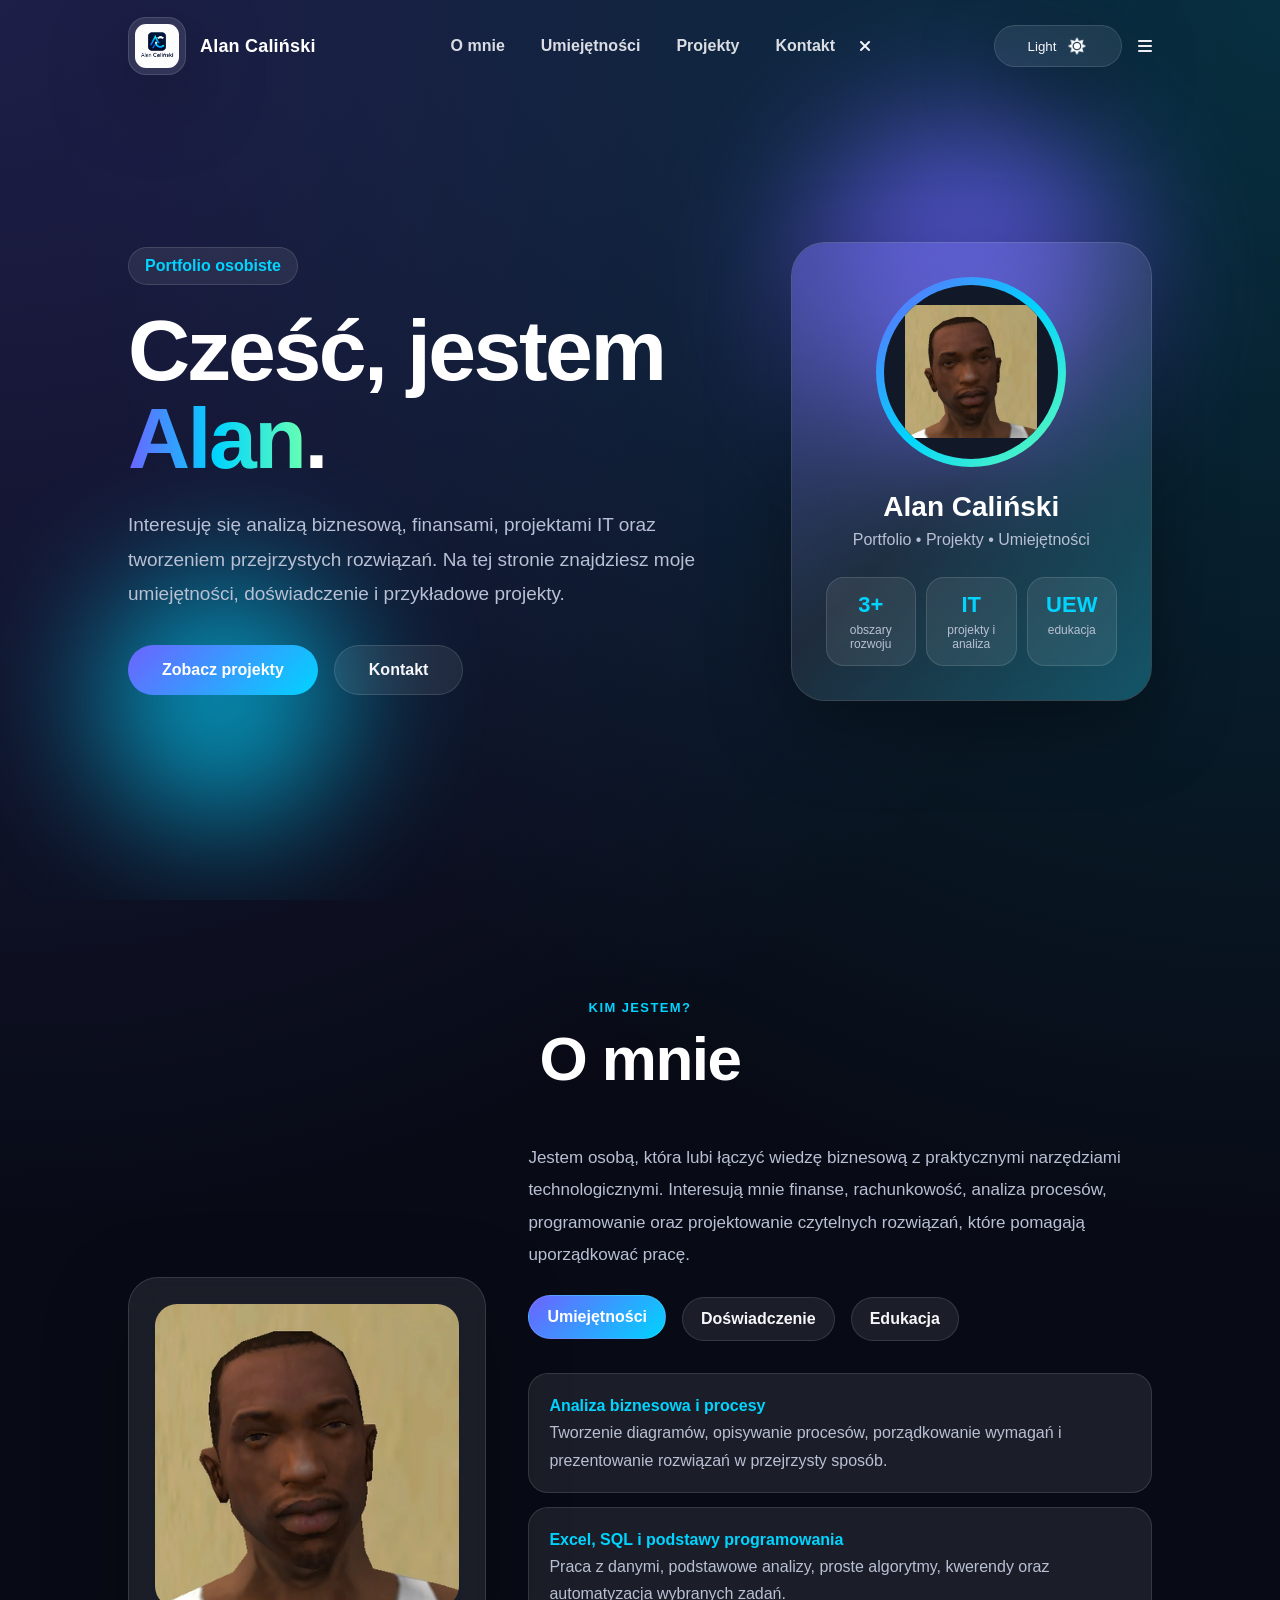
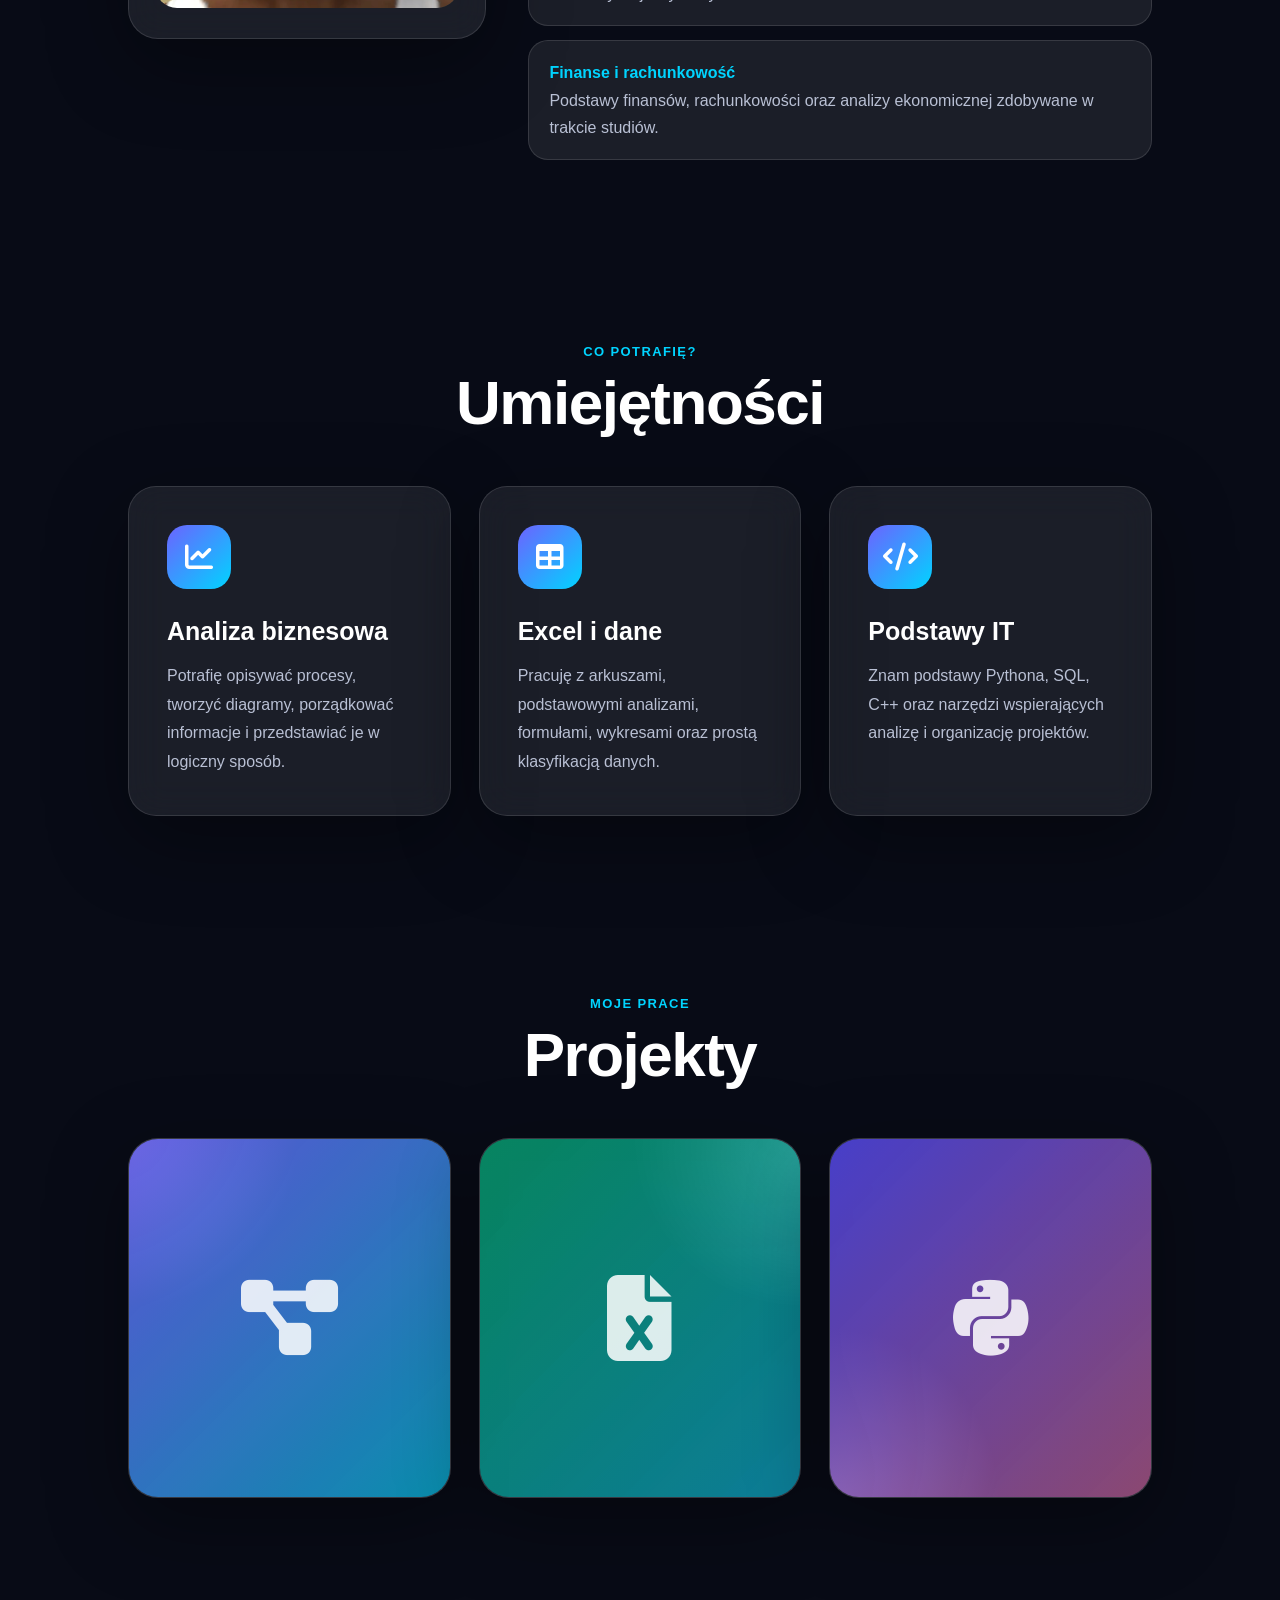
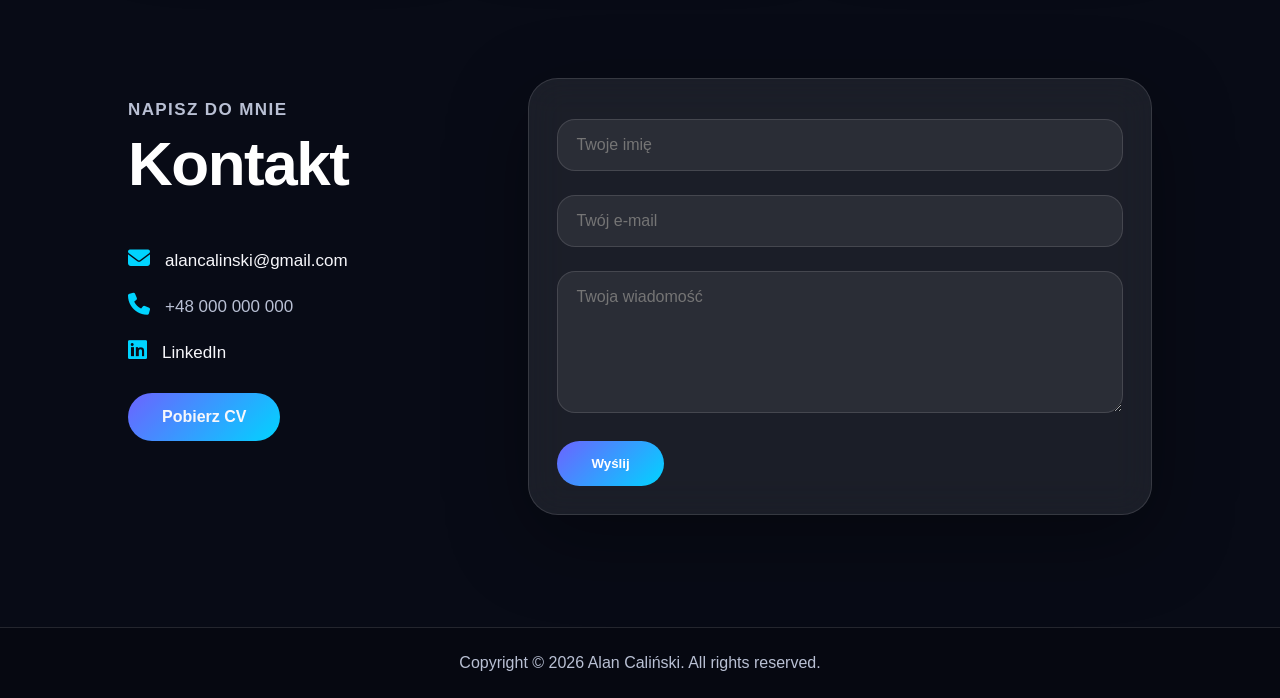
<file: index.html>
<!DOCTYPE html>
<html lang="pl">
<head>
    <meta charset="UTF-8">
    <meta http-equiv="X-UA-Compatible" content="IE=edge">
    <meta name="viewport" content="width=device-width, initial-scale=1.0">
    <title>Portfolio | Alan Caliński</title>

    <link rel="stylesheet" href="style.css">
    <link rel="shortcut icon" href="images/ChatGPT Image 8 cze 2026, 08_52_52.png">

    <!-- Font Awesome - ikony -->
    <link rel="stylesheet" href="https://cdnjs.cloudflare.com/ajax/libs/font-awesome/6.5.1/css/all.min.css">
</head>

<body>
    <!-- HEADER -->
    <header id="header">
        <div class="bg-blur bg-blur-1"></div>
        <div class="bg-blur bg-blur-2"></div>

        <div class="container">
            <nav>
                <a href="#header" class="brand">
                    <!-- Wrzuc logo do folderu images i nazwij je: logo.png -->
                    <img src="images/ChatGPT Image 8 cze 2026, 08_52_52.png
" class="logo" alt="Logo Alan Caliński">
                    <span class="brand-text">Alan Caliński</span>
                </a>

                <ul id="sidemenu">
                    <li><a href="#about">O mnie</a></li>
                    <li><a href="#services">Umiejętności</a></li>
                    <li><a href="#portfolio">Projekty</a></li>
                    <li><a href="#contact">Kontakt</a></li>
                    <i class="fa-solid fa-xmark menu-icon close-icon" onclick="closemenu()"></i>
                </ul>

                <div class="nav-actions">
                    <button class="toggle-btn" id="btn" type="button">
                        <span id="btnText">Light</span>
                        <img src="images/sun.png" id="btnIcon" alt="">
                    </button>

                    <i class="fa-solid fa-bars menu-icon open-icon" onclick="openmenu()"></i>
                </div>
            </nav>

            <section class="hero">
                <div class="hero-content slide-left">
                    <p class="eyebrow">Portfolio osobiste</p>
                    <h1>Cześć, jestem <span>Alan</span>.</h1>
                    <p class="hero-desc">
                        Interesuję się analizą biznesową, finansami, projektami IT oraz tworzeniem przejrzystych rozwiązań.
                        Na tej stronie znajdziesz moje umiejętności, doświadczenie i przykładowe projekty.
                    </p>

                    <div class="hero-buttons">
                        <a href="#portfolio" class="btn btn-primary">Zobacz projekty</a>
                        <a href="#contact" class="btn btn-ghost">Kontakt</a>
                    </div>
                </div>

                <div class="hero-card slide-right">
                    <div class="profile-ring">
                        <div class="profile-avatar">
                            <img src="images/7DDA1C45-8678-4723-9554-0760465D975A.webp" alt="Logo / zdjęcie profilowe">
                        </div>
                    </div>

                    <h2>Alan Caliński</h2>
                    <p>Portfolio • Projekty • Umiejętności</p>

                    <div class="hero-stats">
                        <div>
                            <strong>3+</strong>
                            <span>obszary rozwoju</span>
                        </div>
                        <div>
                            <strong>IT</strong>
                            <span>projekty i analiza</span>
                        </div>
                        <div>
                            <strong>UEW</strong>
                            <span>edukacja</span>
                        </div>
                    </div>
                </div>
            </section>
        </div>
    </header>

    <!-- ABOUT -->
    <section id="about">
        <div class="container">
            <div class="section-heading">
                <p>Kim jestem?</p>
                <h1 class="sub-title">O mnie</h1>
            </div>

            <div class="row about-wrapper">
                <div class="about-col-1">
                    <div class="about-photo">
                        <img src="images/7DDA1C45-8678-4723-9554-0760465D975A.webp" alt="Logo / zdjęcie">
                    </div>
                </div>

                <div class="about-col-2">
                    <p class="about-text">
                        Jestem osobą, która lubi łączyć wiedzę biznesową z praktycznymi narzędziami technologicznymi.
                        Interesują mnie finanse, rachunkowość, analiza procesów, programowanie oraz projektowanie
                        czytelnych rozwiązań, które pomagają uporządkować pracę.
                    </p>

                    <div class="tab-titles">
                        <p class="tab-links active-link" onclick="opentab(event, 'skills')">Umiejętności</p>
                        <p class="tab-links" onclick="opentab(event, 'experience')">Doświadczenie</p>
                        <p class="tab-links" onclick="opentab(event, 'education')">Edukacja</p>
                    </div>

                    <div class="tab-contents active-tab" id="skills">
                        <ul>
                            <li>
                                <span>Analiza biznesowa i procesy</span><br>
                                Tworzenie diagramów, opisywanie procesów, porządkowanie wymagań i prezentowanie rozwiązań w przejrzysty sposób.
                            </li>
                            <li>
                                <span>Excel, SQL i podstawy programowania</span><br>
                                Praca z danymi, podstawowe analizy, proste algorytmy, kwerendy oraz automatyzacja wybranych zadań.
                            </li>
                            <li>
                                <span>Finanse i rachunkowość</span><br>
                                Podstawy finansów, rachunkowości oraz analizy ekonomicznej zdobywane w trakcie studiów.
                            </li>
                        </ul>
                    </div>

                    <div class="tab-contents" id="experience">
                        <ul>
                            <li><span>Projekty akademickie</span><br>Analiza procesów, diagramy BPMN/UML, praca z danymi i przygotowywanie dokumentacji.</li>
                            <li><span>Praca zespołowa</span><br>Realizacja zadań projektowych, podział obowiązków i prezentowanie wyników.</li>
                            <li><span>Rozwój praktyczny</span><br>Doskonalenie umiejętności technicznych, biznesowych i organizacyjnych.</li>
                        </ul>
                    </div>

                    <div class="tab-contents" id="education">
                        <ul>
                            <li><span>Uniwersytet Ekonomiczny we Wrocławiu</span><br>Kierunek związany z zarządzaniem, biznesem i analizą.</li>
                            <li><span>Kursy i projekty</span><br>Excel, SQL, podstawy programowania, analiza danych, diagramy i dokumentacja projektowa.</li>
                            <li><span>Samodzielny rozwój</span><br>Finanse, inwestowanie, technologie i praktyczne zastosowania narzędzi IT.</li>
                        </ul>
                    </div>
                </div>
            </div>
        </div>
    </section>

    <!-- SERVICES -->
    <section id="services">
        <div class="container">
            <div class="section-heading">
                <p>Co potrafię?</p>
                <h1 class="sub-title">Umiejętności</h1>
            </div>

            <div class="services-list">
                <div class="service-card">
                    <i class="fa-solid fa-chart-line"></i>
                    <h2>Analiza biznesowa</h2>
                    <p>
                        Potrafię opisywać procesy, tworzyć diagramy, porządkować informacje i przedstawiać je w logiczny sposób.
                    </p>
                </div>

                <div class="service-card">
                    <i class="fa-solid fa-table"></i>
                    <h2>Excel i dane</h2>
                    <p>
                        Pracuję z arkuszami, podstawowymi analizami, formułami, wykresami oraz prostą klasyfikacją danych.
                    </p>
                </div>

                <div class="service-card">
                    <i class="fa-solid fa-code"></i>
                    <h2>Podstawy IT</h2>
                    <p>
                        Znam podstawy Pythona, SQL, C++ oraz narzędzi wspierających analizę i organizację projektów.
                    </p>
                </div>
            </div>
        </div>
    </section>

    <!-- PORTFOLIO -->
    <section id="portfolio">
        <div class="container">
            <div class="section-heading">
                <p>Moje prace</p>
                <h1 class="sub-title">Projekty</h1>
            </div>

            <div class="work-list">
                <div class="work project-1">
                    <div class="project-icon"><i class="fa-solid fa-diagram-project"></i></div>
                    <div class="layer">
                        <h3>Diagramy BPMN / UML</h3>
                        <p>Projekty związane z analizą procesów, przypadkami użycia i dokumentacją systemów.</p>
                        <a href="#" target="_blank" aria-label="Otwórz projekt"><i class="fa-solid fa-up-right-from-square"></i></a>
                    </div>
                </div>

                <div class="work project-2">
                    <div class="project-icon"><i class="fa-solid fa-file-excel"></i></div>
                    <div class="layer">
                        <h3>Analiza w Excelu</h3>
                        <p>Arkusze, formuły, wykresy, klasyfikacja, predykcja i podstawowa analiza danych.</p>
                        <a href="#" target="_blank" aria-label="Otwórz projekt"><i class="fa-solid fa-up-right-from-square"></i></a>
                    </div>
                </div>

                <div class="work project-3">
                    <div class="project-icon"><i class="fa-brands fa-python"></i></div>
                    <div class="layer">
                        <h3>Python / SQL</h3>
                        <p>Proste skrypty, zapytania SQL i zadania związane z przetwarzaniem danych.</p>
                        <a href="#" target="_blank" aria-label="Otwórz projekt"><i class="fa-solid fa-up-right-from-square"></i></a>
                    </div>
                </div>
            </div>
        </div>
    </section>

    <!-- CONTACT -->
    <section id="contact">
        <div class="container">
            <div class="row contact-wrapper">
                <div class="contact-left">
                    <div class="section-heading align-left">
                        <p>Napisz do mnie</p>
                        <h1 class="sub-title">Kontakt</h1>
                    </div>

                    <p><i class="fa-solid fa-envelope"></i><a href="mailto:alancalinski@gmail.com">alancalinski@gmail.com</a></p>
                    <p><i class="fa-solid fa-phone"></i>+48 000 000 000</p>
                    <p><i class="fa-brands fa-linkedin"></i><a href="https://www.linkedin.com" target="_blank">LinkedIn</a></p>

                    <a href="images/CV.pdf" download class="btn btn-primary cv-btn">Pobierz CV</a>
                </div>

                <div class="contact-right">
                    <form name="submit-to-google-sheet">
                        <input type="text" name="Name" placeholder="Twoje imię" required>
                        <input type="email" name="Email" placeholder="Twój e-mail" required>
                        <textarea name="Message" rows="6" placeholder="Twoja wiadomość"></textarea>
                        <button type="submit" class="btn btn-primary">Wyślij</button>
                    </form>
                    <span id="msg"></span>
                </div>
            </div>
        </div>

        <div class="copyright">
            <p>Copyright © 2026 Alan Caliński. All rights reserved.</p>
        </div>
    </section>

    <!-- SCRIPT: zakładki ABOUT -->
    <script>
        const tablinks = document.getElementsByClassName("tab-links");
        const tabcontents = document.getElementsByClassName("tab-contents");

        function opentab(event, tabname) {
            for (let tablink of tablinks) {
                tablink.classList.remove("active-link");
            }

            for (let tabcontent of tabcontents) {
                tabcontent.classList.remove("active-tab");
            }

            event.currentTarget.classList.add("active-link");
            document.getElementById(tabname).classList.add("active-tab");
        }
    </script>

    <!-- SCRIPT: menu mobilne -->
    <script>
        const sidemenu = document.getElementById("sidemenu");

        function openmenu() {
            sidemenu.style.right = "0";
        }

        function closemenu() {
            sidemenu.style.right = "-220px";
        }
    </script>

    <!-- SCRIPT: formularz kontaktowy -->
    <script>
        const scriptURL = 'https://twoj-link-do-google-script.com';
        const form = document.forms['submit-to-google-sheet'];
        const msg = document.getElementById("msg");

        form.addEventListener('submit', e => {
            e.preventDefault();

            if (scriptURL.includes('twoj-link')) {
                msg.innerHTML = "Formularz jest gotowy wizualnie. Podmień link Google Script, aby działała wysyłka.";
                setTimeout(() => msg.innerHTML = "", 5000);
                form.reset();
                return;
            }

            fetch(scriptURL, { method: 'POST', body: new FormData(form) })
                .then(response => {
                    msg.innerHTML = "Wiadomość wysłana pomyślnie";
                    setTimeout(() => msg.innerHTML = "", 5000);
                    form.reset();
                })
                .catch(error => {
                    msg.innerHTML = "Wystąpił błąd podczas wysyłania.";
                    console.error('Error!', error.message);
                });
        });
    </script>

    <!-- SCRIPT: zmiana motywu -->
    <script>
        const btn = document.getElementById("btn");
        const btnText = document.getElementById("btnText");
        const btnIcon = document.getElementById("btnIcon");

        btn.onclick = function () {
            document.body.classList.toggle("light-theme");

            if (document.body.classList.contains("light-theme")) {
                btnIcon.src = "images/moon.png";
                btnText.innerHTML = "Dark";
            } else {
                btnIcon.src = "images/sun.png";
                btnText.innerHTML = "Light";
            }
        }
    </script>
</body>
</html>
</file>
<file: style.css>
* {
    margin: 0;
    padding: 0;
    box-sizing: border-box;
    font-family: "Poppins", Arial, sans-serif;
}

html {
    scroll-behavior: smooth;
}

:root {
    --background: #080b16;
    --background-soft: #111827;
    --card: rgba(255, 255, 255, 0.08);
    --card-hover: rgba(255, 255, 255, 0.13);
    --text-color: #f7f7fb;
    --muted: #b9c0d4;
    --title-color: #ffffff;
    --accent: #6c63ff;
    --accent-2: #00d4ff;
    --accent-3: #66ffb3;
    --border: rgba(255, 255, 255, 0.12);
    --shadow: 0 24px 80px rgba(0, 0, 0, 0.35);
}

.light-theme {
    --background: #eef2ff;
    --background-soft: #ffffff;
    --card: rgba(255, 255, 255, 0.75);
    --card-hover: #ffffff;
    --text-color: #111827;
    --muted: #4b5563;
    --title-color: #111827;
    --accent: #4f46e5;
    --accent-2: #0891b2;
    --accent-3: #059669;
    --border: rgba(17, 24, 39, 0.12);
    --shadow: 0 24px 70px rgba(99, 102, 241, 0.18);
}

body {
    background:
        radial-gradient(circle at top left, rgba(108, 99, 255, 0.22), transparent 30%),
        radial-gradient(circle at top right, rgba(0, 212, 255, 0.18), transparent 30%),
        var(--background);
    color: var(--text-color);
    transition: background 0.8s, color 0.8s;
    overflow-x: hidden;
}

a {
    color: inherit;
}

.container {
    padding: 0 10%;
}

.bg-blur {
    position: absolute;
    border-radius: 50%;
    filter: blur(70px);
    opacity: 0.7;
    z-index: 0;
}

.bg-blur-1 {
    width: 320px;
    height: 320px;
    background: var(--accent);
    top: 120px;
    right: 12%;
}

.bg-blur-2 {
    width: 240px;
    height: 240px;
    background: var(--accent-2);
    bottom: 80px;
    left: 8%;
}

/* HEADER */

#header {
    min-height: 100vh;
    position: relative;
    overflow: hidden;
}

#header .container {
    position: relative;
    z-index: 1;
}

nav {
    min-height: 92px;
    display: flex;
    justify-content: space-between;
    align-items: center;
}

.brand {
    display: flex;
    align-items: center;
    gap: 14px;
    text-decoration: none;
    font-weight: 800;
    letter-spacing: 0.2px;
}

.logo {
    width: 58px;
    height: 58px;
    object-fit: contain;
    border-radius: 18px;
    padding: 6px;
    background: rgba(255, 255, 255, 0.1);
    border: 1px solid var(--border);
    box-shadow: var(--shadow);
}

.brand-text {
    font-size: 18px;
    color: var(--title-color);
}

nav ul {
    display: flex;
    align-items: center;
    gap: 12px;
}

nav ul li {
    list-style: none;
}

nav ul li a {
    color: var(--text-color);
    text-decoration: none;
    font-size: 16px;
    font-weight: 700;
    position: relative;
    padding: 10px 12px;
    opacity: 0.88;
    transition: opacity 0.3s, color 0.3s;
}

nav ul li a:hover {
    opacity: 1;
    color: var(--accent-2);
}

nav ul li a::after {
    content: "";
    width: 0;
    height: 3px;
    background: linear-gradient(90deg, var(--accent), var(--accent-2));
    position: absolute;
    left: 12px;
    bottom: 2px;
    border-radius: 10px;
    transition: width 0.35s;
}

nav ul li a:hover::after {
    width: calc(100% - 24px);
}

.nav-actions {
    display: flex;
    align-items: center;
    gap: 16px;
}

.toggle-btn {
    background: var(--card);
    color: var(--text-color);
    border: 1px solid var(--border);
    backdrop-filter: blur(18px);
    display: flex;
    align-items: center;
    justify-content: center;
    width: 128px;
    height: 42px;
    border-radius: 999px;
    cursor: pointer;
    box-shadow: var(--shadow);
    transition: transform 0.3s, background 0.3s;
}

.toggle-btn:hover {
    transform: translateY(-2px);
    background: var(--card-hover);
}

.toggle-btn img {
    width: 22px;
    margin-left: 10px;
}

.menu-icon {
    display: none;
}

/* HERO */

.hero {
    min-height: calc(100vh - 92px);
    display: grid;
    grid-template-columns: 1.25fr 0.75fr;
    align-items: center;
    gap: 60px;
    padding: 60px 0 110px;
}

.eyebrow {
    display: inline-flex;
    width: fit-content;
    padding: 9px 16px;
    border: 1px solid var(--border);
    border-radius: 999px;
    background: var(--card);
    color: var(--accent-2);
    font-weight: 800;
    margin-bottom: 22px;
    backdrop-filter: blur(18px);
}

.hero h1 {
    color: var(--title-color);
    font-size: clamp(44px, 7vw, 86px);
    line-height: 1.02;
    letter-spacing: -2.5px;
    margin-bottom: 26px;
}

.hero h1 span {
    background: linear-gradient(90deg, var(--accent), var(--accent-2), var(--accent-3));
    -webkit-background-clip: text;
    background-clip: text;
    color: transparent;
    animation: glow 2s infinite alternate;
}

.hero-desc {
    max-width: 720px;
    color: var(--muted);
    font-size: 19px;
    line-height: 1.8;
}

.hero-buttons {
    display: flex;
    gap: 16px;
    flex-wrap: wrap;
    margin-top: 34px;
}

.btn {
    display: inline-flex;
    align-items: center;
    justify-content: center;
    width: fit-content;
    border: 1px solid var(--accent);
    padding: 15px 34px;
    text-decoration: none;
    border-radius: 999px;
    font-weight: 800;
    color: #fff;
    cursor: pointer;
    transition: transform 0.3s, box-shadow 0.3s, background 0.3s;
}

.btn:hover {
    transform: translateY(-3px);
    box-shadow: 0 18px 40px rgba(108, 99, 255, 0.28);
}

.btn-primary {
    background: linear-gradient(135deg, var(--accent), var(--accent-2));
    border: 0;
}

.btn-ghost {
    color: var(--text-color);
    background: var(--card);
    border: 1px solid var(--border);
    backdrop-filter: blur(18px);
}

.hero-card {
    background: var(--card);
    border: 1px solid var(--border);
    border-radius: 34px;
    padding: 34px;
    text-align: center;
    box-shadow: var(--shadow);
    backdrop-filter: blur(22px);
    position: relative;
    overflow: hidden;
}

.hero-card::before {
    content: "";
    position: absolute;
    inset: -2px;
    background: linear-gradient(135deg, rgba(108, 99, 255, 0.35), transparent, rgba(0, 212, 255, 0.25));
    z-index: -1;
}

.profile-ring {
    width: 190px;
    height: 190px;
    margin: 0 auto 24px;
    border-radius: 50%;
    padding: 8px;
    background: linear-gradient(135deg, var(--accent), var(--accent-2), var(--accent-3));
}

.profile-avatar {
    width: 100%;
    height: 100%;
    border-radius: 50%;
    display: grid;
    place-items: center;
    background: var(--background-soft);
    overflow: hidden;
}

.profile-avatar img {
    width: 76%;
    height: 76%;
    object-fit: contain;
}

.hero-card h2 {
    color: var(--title-color);
    font-size: 28px;
    margin-bottom: 8px;
}

.hero-card p {
    color: var(--muted);
}

.hero-stats {
    display: grid;
    grid-template-columns: repeat(3, 1fr);
    gap: 10px;
    margin-top: 28px;
}

.hero-stats div {
    padding: 14px 10px;
    border-radius: 18px;
    background: rgba(255, 255, 255, 0.08);
    border: 1px solid var(--border);
}

.hero-stats strong {
    display: block;
    font-size: 22px;
    color: var(--accent-2);
    margin-bottom: 5px;
}

.hero-stats span {
    display: block;
    font-size: 12px;
    color: var(--muted);
}

/* SECTIONS */

section {
    position: relative;
}

.section-heading {
    text-align: center;
    margin-bottom: 48px;
}

.section-heading p {
    color: var(--accent-2);
    font-weight: 800;
    margin-bottom: 8px;
    text-transform: uppercase;
    letter-spacing: 1.4px;
    font-size: 13px;
}

.section-heading.align-left {
    text-align: left;
}

.sub-title {
    font-size: clamp(38px, 5vw, 62px);
    font-weight: 900;
    color: var(--title-color);
    letter-spacing: -1.5px;
}

/* ABOUT */

#about {
    padding: 100px 0;
}

.row {
    display: flex;
    justify-content: space-between;
    flex-wrap: wrap;
}

.about-wrapper {
    align-items: center;
    gap: 42px;
}

.about-col-1 {
    flex-basis: 35%;
}

.about-col-2 {
    flex: 1;
}

.about-photo {
    background: var(--card);
    border: 1px solid var(--border);
    border-radius: 30px;
    padding: 26px;
    box-shadow: var(--shadow);
    backdrop-filter: blur(18px);
}

.about-photo img {
    width: 100%;
    min-height: 300px;
    object-fit: contain;
    border-radius: 22px;
    background:
        radial-gradient(circle at 30% 20%, rgba(108, 99, 255, 0.35), transparent 30%),
        radial-gradient(circle at 80% 80%, rgba(0, 212, 255, 0.25), transparent 35%),
        var(--background-soft);
}

.about-text {
    color: var(--muted);
    font-size: 17px;
    line-height: 1.9;
    margin-bottom: 26px;
}

.tab-titles {
    display: flex;
    flex-wrap: wrap;
    gap: 16px;
    margin: 26px 0 32px;
}

.tab-links {
    padding: 12px 18px;
    border: 1px solid var(--border);
    border-radius: 999px;
    font-size: 16px;
    font-weight: 800;
    cursor: pointer;
    position: relative;
    background: var(--card);
    color: var(--text-color);
    transition: background 0.3s, transform 0.3s, color 0.3s;
}

.tab-links:hover,
.tab-links.active-link {
    background: linear-gradient(135deg, var(--accent), var(--accent-2));
    color: #fff;
    transform: translateY(-2px);
}

.tab-contents {
    display: none;
}

.tab-contents.active-tab {
    display: block;
}

.tab-contents ul li {
    list-style: none;
    margin: 14px 0;
    padding: 18px 20px;
    background: var(--card);
    border: 1px solid var(--border);
    border-radius: 20px;
    color: var(--muted);
    line-height: 1.7;
}

.tab-contents ul li span {
    color: var(--accent-2);
    font-size: 16px;
    font-weight: 900;
}

/* SERVICES */

#services {
    padding: 70px 0 90px;
}

.services-list {
    display: grid;
    grid-template-columns: repeat(3, 1fr);
    gap: 28px;
}

.service-card {
    background: var(--card);
    border: 1px solid var(--border);
    padding: 38px;
    border-radius: 28px;
    box-shadow: var(--shadow);
    backdrop-filter: blur(18px);
    transition: background 0.4s, transform 0.4s, border 0.4s;
}

.service-card i {
    width: 64px;
    height: 64px;
    border-radius: 20px;
    display: grid;
    place-items: center;
    font-size: 28px;
    margin-bottom: 28px;
    color: #fff;
    background: linear-gradient(135deg, var(--accent), var(--accent-2));
}

.service-card h2 {
    font-size: 25px;
    margin-bottom: 16px;
    color: var(--title-color);
}

.service-card p {
    color: var(--muted);
    line-height: 1.8;
}

.service-card:hover {
    transform: translateY(-10px);
    background: var(--card-hover);
    border-color: rgba(108, 99, 255, 0.5);
}

/* PORTFOLIO */

#portfolio {
    padding: 90px 0;
}

.work-list {
    display: grid;
    grid-template-columns: repeat(3, 1fr);
    gap: 28px;
}

.work {
    min-height: 360px;
    border-radius: 30px;
    position: relative;
    overflow: hidden;
    box-shadow: var(--shadow);
    border: 1px solid var(--border);
    background: var(--card);
    transition: transform 0.4s;
}

.work::before {
    content: "";
    position: absolute;
    inset: 0;
    opacity: 0.95;
    transition: transform 0.5s;
}

.project-1::before {
    background:
        linear-gradient(135deg, rgba(108, 99, 255, 0.85), rgba(0, 212, 255, 0.65)),
        radial-gradient(circle at top left, rgba(255,255,255,0.5), transparent 35%);
}

.project-2::before {
    background:
        linear-gradient(135deg, rgba(5, 150, 105, 0.9), rgba(0, 212, 255, 0.55)),
        radial-gradient(circle at top right, rgba(255,255,255,0.5), transparent 35%);
}

.project-3::before {
    background:
        linear-gradient(135deg, rgba(79, 70, 229, 0.9), rgba(244, 114, 182, 0.55)),
        radial-gradient(circle at bottom left, rgba(255,255,255,0.45), transparent 35%);
}

.project-icon {
    position: absolute;
    inset: 0;
    display: grid;
    place-items: center;
    font-size: 86px;
    color: rgba(255, 255, 255, 0.86);
    z-index: 1;
    transition: transform 0.5s, opacity 0.5s;
}

.layer {
    width: 100%;
    height: 100%;
    background: linear-gradient(rgba(8, 11, 22, 0.15), rgba(8, 11, 22, 0.88));
    border-radius: 30px;
    position: absolute;
    left: 0;
    bottom: -100%;
    z-index: 2;
    overflow: hidden;
    display: flex;
    align-items: center;
    justify-content: flex-end;
    flex-direction: column;
    padding: 36px;
    text-align: center;
    transition: bottom 0.5s;
}

.layer h3 {
    font-weight: 900;
    margin-bottom: 14px;
    color: #fff;
    font-size: 25px;
}

.layer p {
    color: rgba(255, 255, 255, 0.88);
    line-height: 1.7;
}

.layer a {
    margin-top: 22px;
    color: var(--accent);
    text-decoration: none;
    font-size: 18px;
    line-height: 58px;
    background: #fff;
    width: 58px;
    height: 58px;
    border-radius: 50%;
    text-align: center;
    transition: transform 0.3s, background 0.3s;
}

.layer a:hover {
    transform: scale(1.12) rotate(6deg);
    background: #ecfeff;
}

.work:hover {
    transform: translateY(-10px);
}

.work:hover::before {
    transform: scale(1.08);
}

.work:hover .project-icon {
    transform: translateY(-42px) scale(0.9);
    opacity: 0.42;
}

.work:hover .layer {
    bottom: 0;
}

/* CONTACT */

#contact {
    padding-top: 90px;
}

.contact-wrapper {
    gap: 42px;
}

.contact-left {
    flex-basis: 35%;
}

.contact-right {
    flex: 1;
}

.contact-left p {
    margin-top: 22px;
    color: var(--muted);
    font-size: 17px;
}

.contact-left p i {
    color: var(--accent-2);
    margin-right: 15px;
    font-size: 22px;
}

.contact-left a {
    cursor: pointer;
    color: var(--text-color);
    text-decoration: none;
}

.cv-btn {
    margin-top: 30px;
}

.contact-right form {
    width: 100%;
    background: var(--card);
    border: 1px solid var(--border);
    border-radius: 30px;
    padding: 28px;
    box-shadow: var(--shadow);
    backdrop-filter: blur(18px);
}

form input,
form textarea {
    width: 100%;
    border: 1px solid var(--border);
    outline: none;
    background: rgba(255, 255, 255, 0.07);
    padding: 16px 18px;
    margin: 12px 0;
    color: var(--text-color);
    font-size: 16px;
    border-radius: 18px;
    transition: border 0.3s, background 0.3s;
}

form input:focus,
form textarea:focus {
    border-color: var(--accent-2);
    background: rgba(255, 255, 255, 0.11);
}

form textarea {
    resize: vertical;
}

form button {
    margin-top: 12px;
}

#msg {
    color: var(--accent-3);
    display: inline-block;
    margin-top: 18px;
    font-weight: 800;
}

.copyright {
    width: 100%;
    text-align: center;
    padding: 26px 10%;
    background: rgba(0, 0, 0, 0.22);
    border-top: 1px solid var(--border);
    font-weight: 500;
    margin-top: 90px;
    color: var(--muted);
}

/* ANIMATIONS */

.slide-left {
    animation: slideleft 1.1s ease forwards;
}

.slide-right {
    animation: slideright 1.1s ease forwards;
}

@keyframes slideleft {
    0% {
        transform: translateX(-70px);
        opacity: 0;
    }
    100% {
        transform: translateX(0);
        opacity: 1;
    }
}

@keyframes slideright {
    0% {
        transform: translateX(70px);
        opacity: 0;
    }
    100% {
        transform: translateX(0);
        opacity: 1;
    }
}

@keyframes glow {
    from {
        filter: drop-shadow(0 0 6px rgba(108, 99, 255, 0.4));
    }
    to {
        filter: drop-shadow(0 0 18px rgba(0, 212, 255, 0.7));
    }
}

/* RESPONSIVE */

@media only screen and (max-width: 950px) {
    .container {
        padding: 0 6%;
    }

    .brand-text {
        display: none;
    }

    .hero {
        grid-template-columns: 1fr;
        padding-top: 30px;
        gap: 35px;
    }

    .hero-card {
        max-width: 520px;
    }

    .services-list,
    .work-list {
        grid-template-columns: 1fr;
    }

    .about-col-1,
    .about-col-2,
    .contact-left,
    .contact-right {
        flex-basis: 100%;
    }
}

@media only screen and (max-width: 700px) {
    nav {
        min-height: 76px;
    }

    .logo {
        width: 50px;
        height: 50px;
    }

    .menu-icon {
        display: block;
        font-size: 25px;
        cursor: pointer;
        color: var(--text-color);
    }

    nav ul {
        background: rgba(17, 24, 39, 0.96);
        backdrop-filter: blur(18px);
        position: fixed;
        top: 0;
        right: -220px;
        width: 220px;
        height: 100vh;
        padding: 72px 26px;
        z-index: 10;
        transition: right 0.45s;
        display: block;
        border-left: 1px solid var(--border);
    }

    nav ul li {
        display: block;
        margin: 26px 0;
    }

    nav ul li a {
        color: #fff;
        font-size: 18px;
    }

    .close-icon {
        position: absolute;
        top: 24px;
        left: 24px;
        color: #fff;
    }

    .toggle-btn {
        width: 108px;
        height: 38px;
        font-size: 13px;
    }

    .hero {
        min-height: auto;
        padding: 42px 0 70px;
    }

    .hero h1 {
        letter-spacing: -1.2px;
    }

    .hero-desc {
        font-size: 16px;
    }

    .hero-buttons {
        flex-direction: column;
    }

    .btn {
        width: 100%;
    }

    .hero-stats {
        grid-template-columns: 1fr;
    }

    .tab-titles {
        gap: 10px;
    }

    .tab-links {
        font-size: 14px;
        padding: 10px 13px;
    }

    .about-photo img {
        min-height: 220px;
    }

    .work {
        min-height: 300px;
    }
}
</file>
